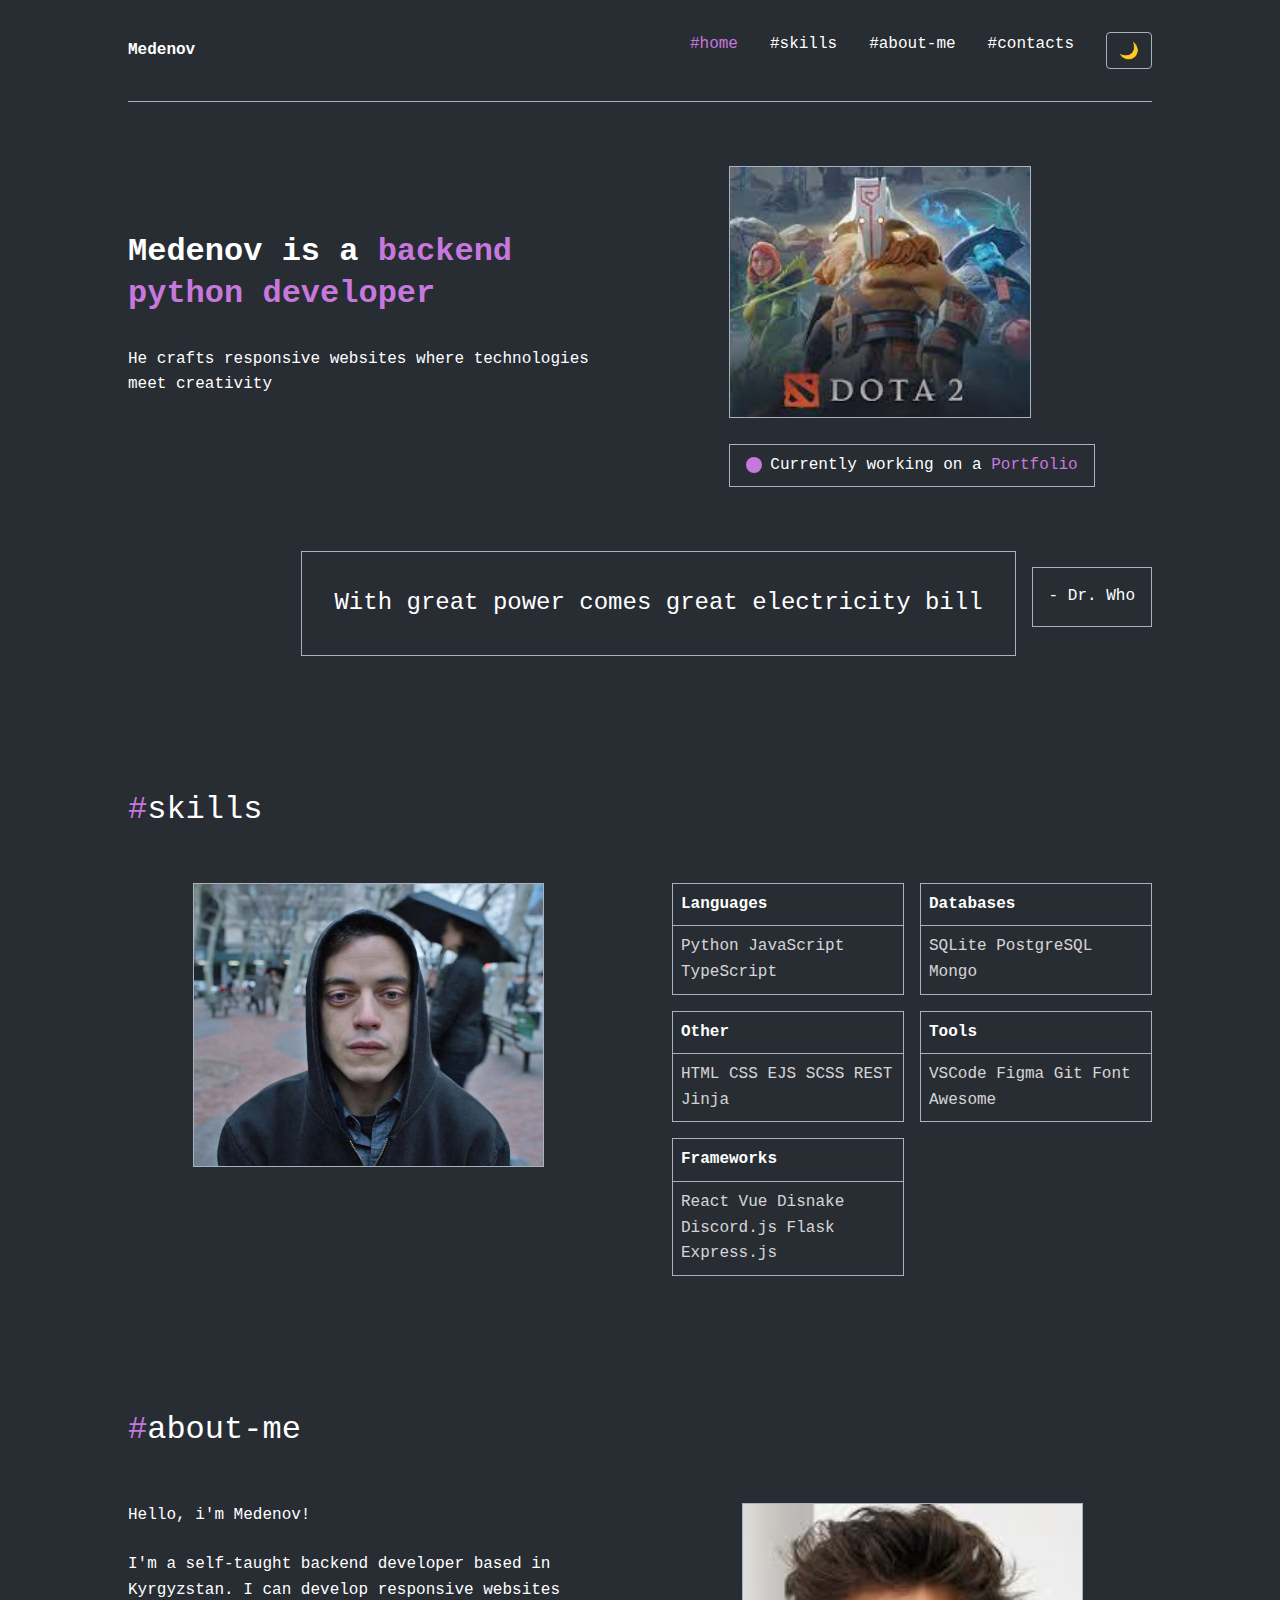
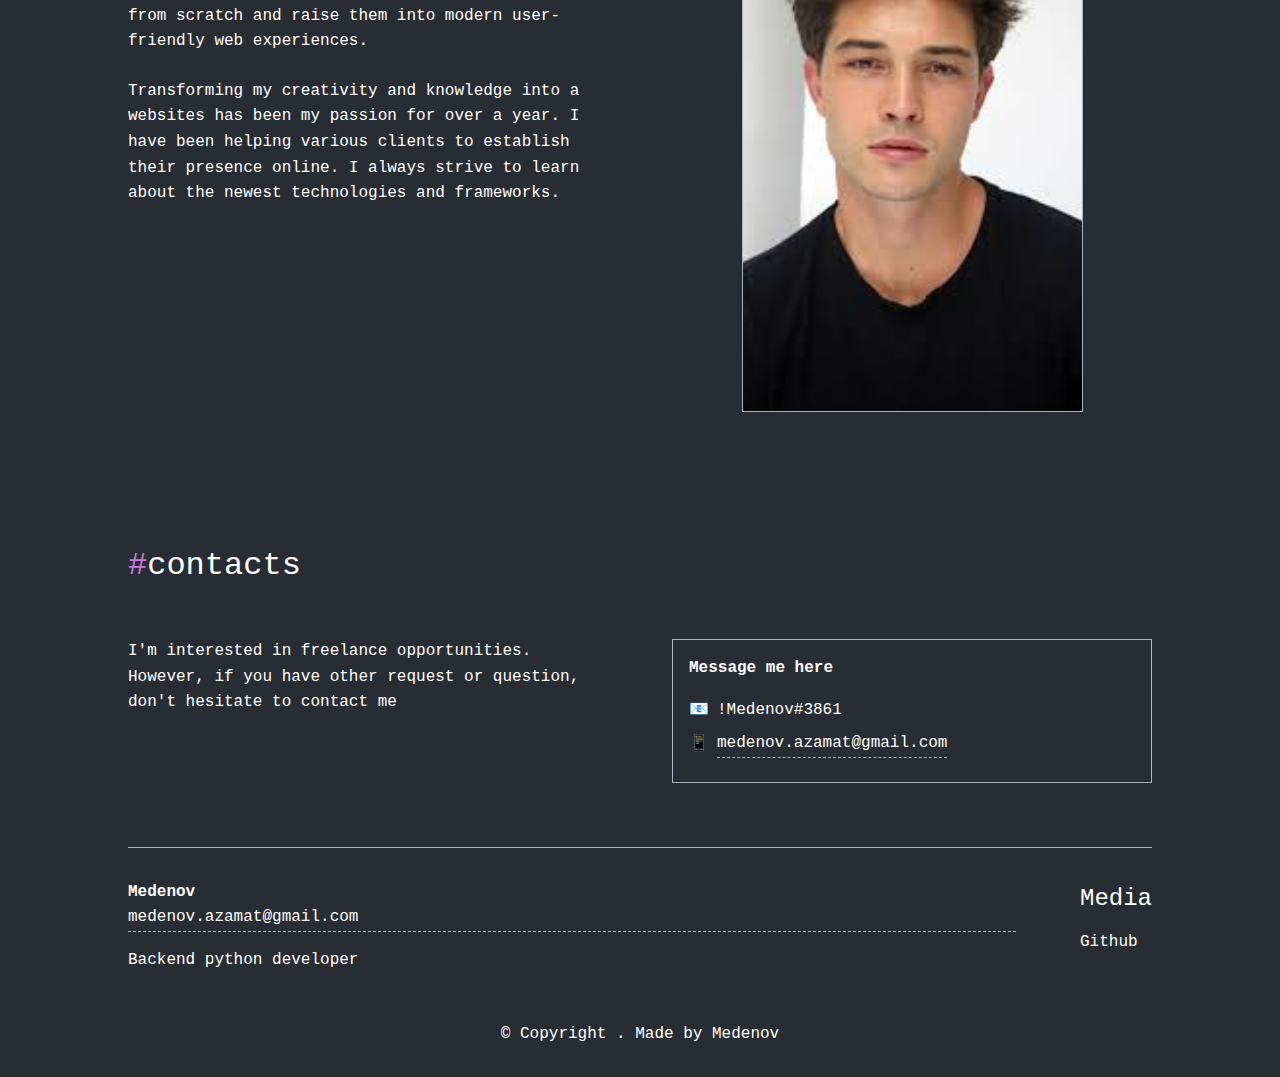
<file: index.html>
<!DOCTYPE html>
<html lang="en">
  <head>
    <meta charset="utf-8" />
    <title>Medenov Azamat - Backend Python Developer</title>
    <meta name="viewport" content="width=device-width, initial-scale=1" />
    <link rel="stylesheet" href="style.css" />
    <script src="script.js"></script>
  </head>
  <body class="preload">
    <div class="container">
      <!-- Основной контейнер сайта -->
      <header class="header">
        <div class="logo">
          <!-- Логотип с именем -->
          <span class="logo-name">Medenov</span>
        </div>
        <nav class="nav">
          <!-- Навигационное меню -->
          <a href="#home" class="nav-link active"><span class="nav-hash">#</span>home</a>
          <a href="#skills" class="nav-link"><span class="nav-hash">#</span>skills</a>
          <a href="#about-me" class="nav-link"><span class="nav-hash">#</span>about-me</a>
          <a href="#contacts" class="nav-link"><span class="nav-hash">#</span>contacts</a>
          <button class="theme-toggle" id="theme-toggle" aria-label="Toggle theme">
            <!-- Кнопка переключения темы -->
            <span class="theme-icon">🌙</span>
          </button>
        </nav>
      </header>

      <!-- Главная секция с приветствием -->
      <section class="hero" id="home">
        <div class="hero-content">
          <!-- Текстовая часть главной секции -->
          <div class="hero-text">
            <h1 class="hero-title">
              Medenov is a <span class="highlight">backend python developer</span>
            </h1>
            <p class="hero-description">
              He crafts responsive websites where technologies meet creativity
            </p>
          </div>
          <!-- Изображение в главной секции -->
          <div class="hero-image">
            <div class="image-placeholder">
              <!-- Плейсхолдер для изображения -->
              <img src="download.jpg" alt="Medenov Azamat" class="hero-img">
              <div class="status-badge">
                <!-- Бейдж со статусом -->
                <div class="status-dot"></div>
                <span>Currently working on a <span class="highlight">Portfolio</span></span>
              </div>
            </div>
          </div>
        </div>
        <!-- Секция с цитатой -->
        <div class="quote-section">
          <div class="quote-box">
            <!-- Блок с цитатой -->
            <p class="quote-text">With great power comes great electricity bill</p>
          </div>
          <div class="quote-author">- Dr. Who</div>
        </div>
      </section>


      <!-- Секция с навыками -->
      <section class="skills" id="skills">
        <div class="section-header">
          <!-- Заголовок секции -->
          <h2 class="section-title"><span class="hash">#</span>skills</h2>
        </div>
        <div class="skills-content">
          <!-- Изображение в секции навыков -->
          <div class="skills-image">
            <img src="dims.webp" alt="Medenov Azamat">
          </div>
          <!-- Сетка с навыками -->
          <div class="skills-grid">
            <div class="skill-category">
              <!-- Категория языков программирования -->
              <div class="skill-header">Languages</div>
              <div class="skill-list">Python JavaScript TypeScript</div>
            </div>
            <div class="skill-category">
              <!-- Категория баз данных -->
              <div class="skill-header">Databases</div>
              <div class="skill-list">SQLite PostgreSQL Mongo</div>
            </div>
            <div class="skill-category">
              <!-- Другие технологии -->
              <div class="skill-header">Other</div>
              <div class="skill-list">HTML CSS EJS SCSS REST Jinja</div>
            </div>
            <div class="skill-category">
              <!-- Инструменты разработки -->
              <div class="skill-header">Tools</div>
              <div class="skill-list">VSCode Figma Git Font Awesome</div>
            </div>
            <div class="skill-category">
              <!-- Фреймворки -->
              <div class="skill-header">Frameworks</div>
              <div class="skill-list">React Vue Disnake Discord.js Flask Express.js</div>
            </div>
          </div>
        </div>
      </section>

      <!-- Секция обо мне -->
      <section class="about" id="about-me">
        <div class="section-header">
          <!-- Заголовок секции -->
          <h2 class="section-title"><span class="hash">#</span>about-me</h2>
        </div>
        <div class="about-content">
          <!-- Текстовая часть секции -->
          <div class="about-text">
            <p>Hello, i'm Medenov!</p>
            <p>I'm a self-taught backend developer based in Kyrgyzstan. I can develop responsive websites from scratch and raise them into modern user-friendly web experiences.</p>
            <p>Transforming my creativity and knowledge into a websites has been my passion for over a year. I have been helping various clients to establish their presence online. I always strive to learn about the newest technologies and frameworks.</p>
          </div>
          <!-- Изображение в секции обо мне -->
          <div class="about-image">
            <img src="download (1).jpg" alt="Medenov Azamat" class="about-placeholder">
          </div>
        </div>
      </section>

      <!-- Секция контактов -->
      <section class="contacts" id="contacts">
        <div class="section-header">
          <!-- Заголовок секции -->
          <h2 class="section-title"><span class="hash">#</span>contacts</h2>
        </div>
        <div class="contacts-content">
          <!-- Текстовая часть контактов -->
          <div class="contacts-text">
            <p>I'm interested in freelance opportunities. However, if you have other request or question, don't hesitate to contact me</p>
          </div>
          <!-- Информация о контактах -->
          <div class="contacts-info">
            <div class="contact-box">
              <!-- Блок с контактной информацией -->
              <h3>Message me here</h3>
              <div class="contact-item">
                <!-- Элемент контакта с иконкой -->
                <span class="contact-icon">📧</span>
                <span>!Medenov#3861</span>
              </div>
              <div class="contact-item">
                <!-- Элемент контакта с иконкой -->
                <span class="contact-icon">📱</span>
            <span class="copy-email" title="Click to copy email">medenov.azamat@gmail.com</span>
              </div>
            </div>
          </div>
        </div>
      </section>

      <!-- Подвал сайта -->
      <footer class="footer">
        <div class="footer-content">
          <!-- Левая часть подвала -->
          <div class="footer-left">
            <div class="logo">
              <!-- Логотип в подвале -->
              <span class="logo-name">Medenov</span>
              <span class="logo-email copy-email" title="Click to copy email">medenov.azamat@gmail.com</span>
            </div>
            <p class="footer-text">Backend python developer</p>
          </div>
          <!-- Правая часть подвала -->
          <div class="footer-right">
            <h3>Media</h3>
            <div class="social-links">
              <!-- Ссылки на социальные сети -->
              <a href="https://github.com/serlence/" class="social-link">Github</a>
            </div>
          </div>
        </div>
        <!-- Нижняя часть подвала -->
        <div class="footer-bottom">
          <p>© Copyright <span id="current-year"></span>. Made by Medenov</p>
        </div>
      </footer>
    </div>
  </body>
</html>
</file>
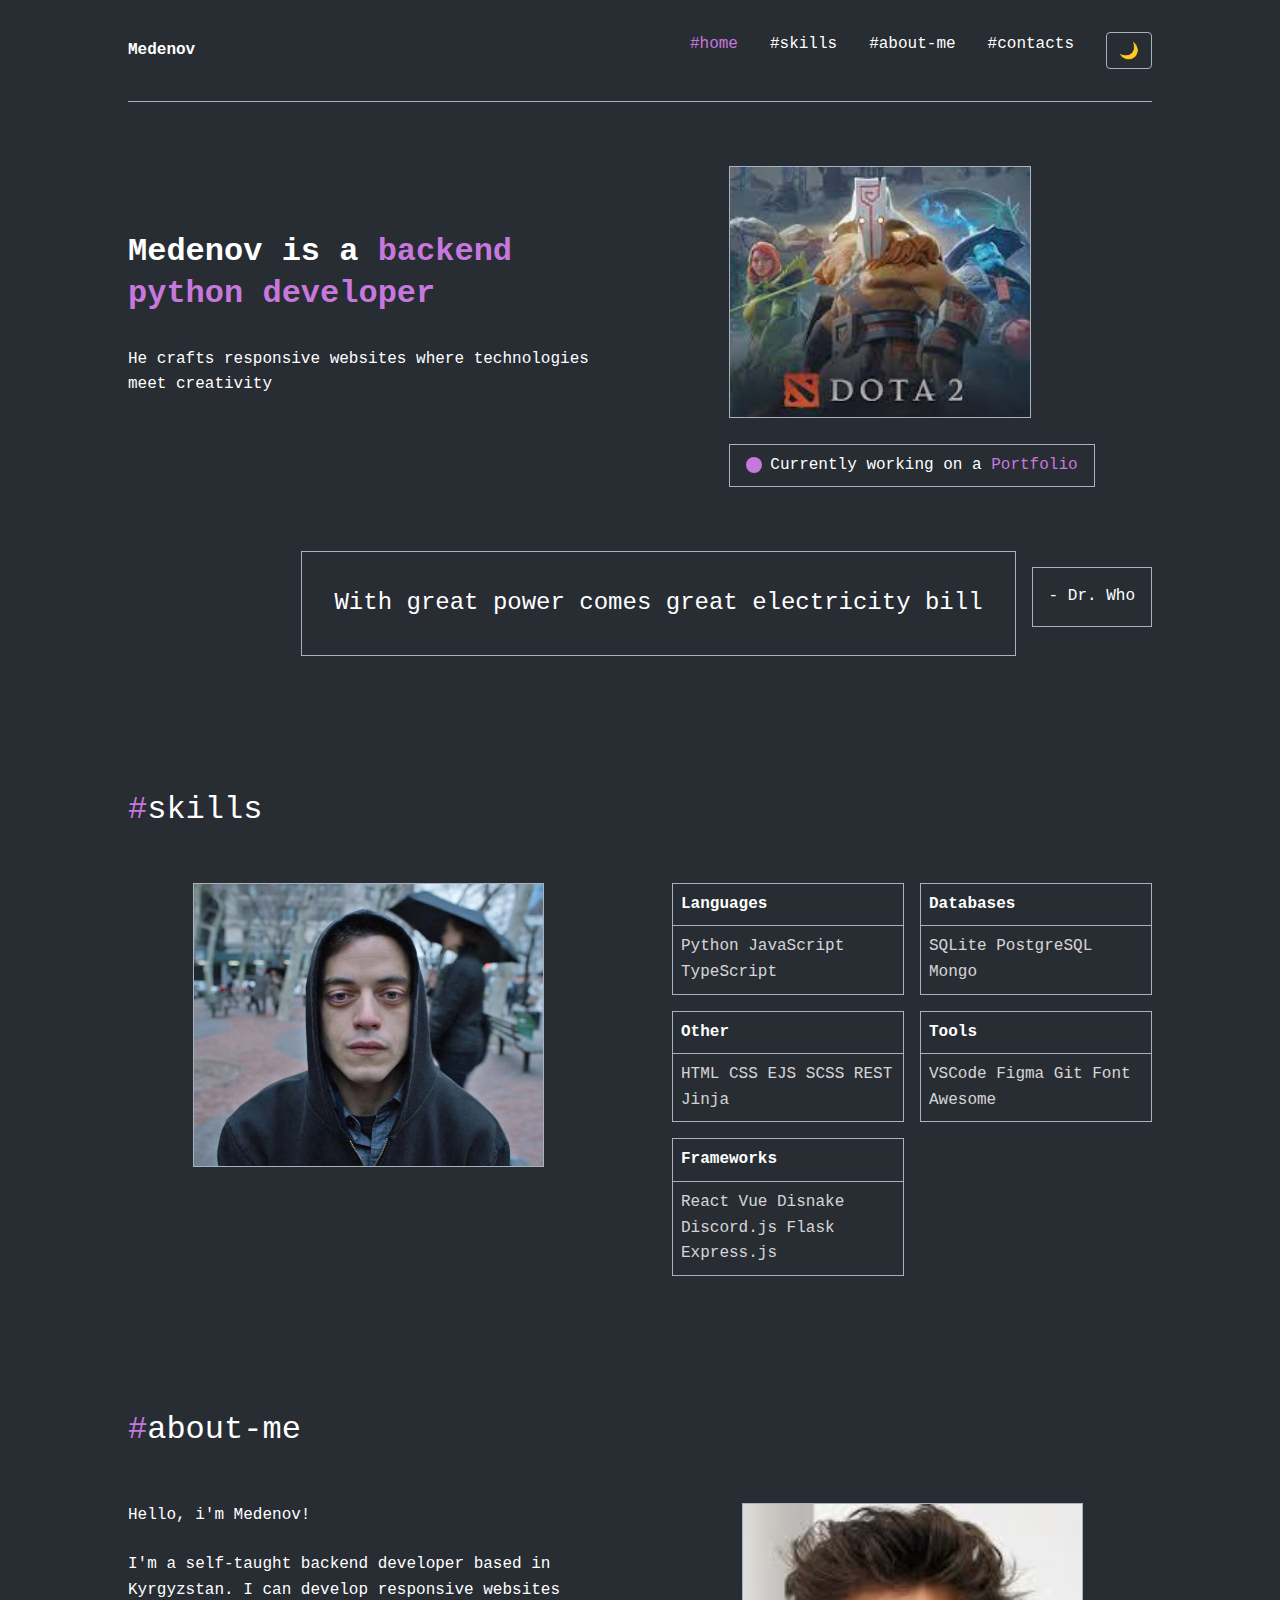
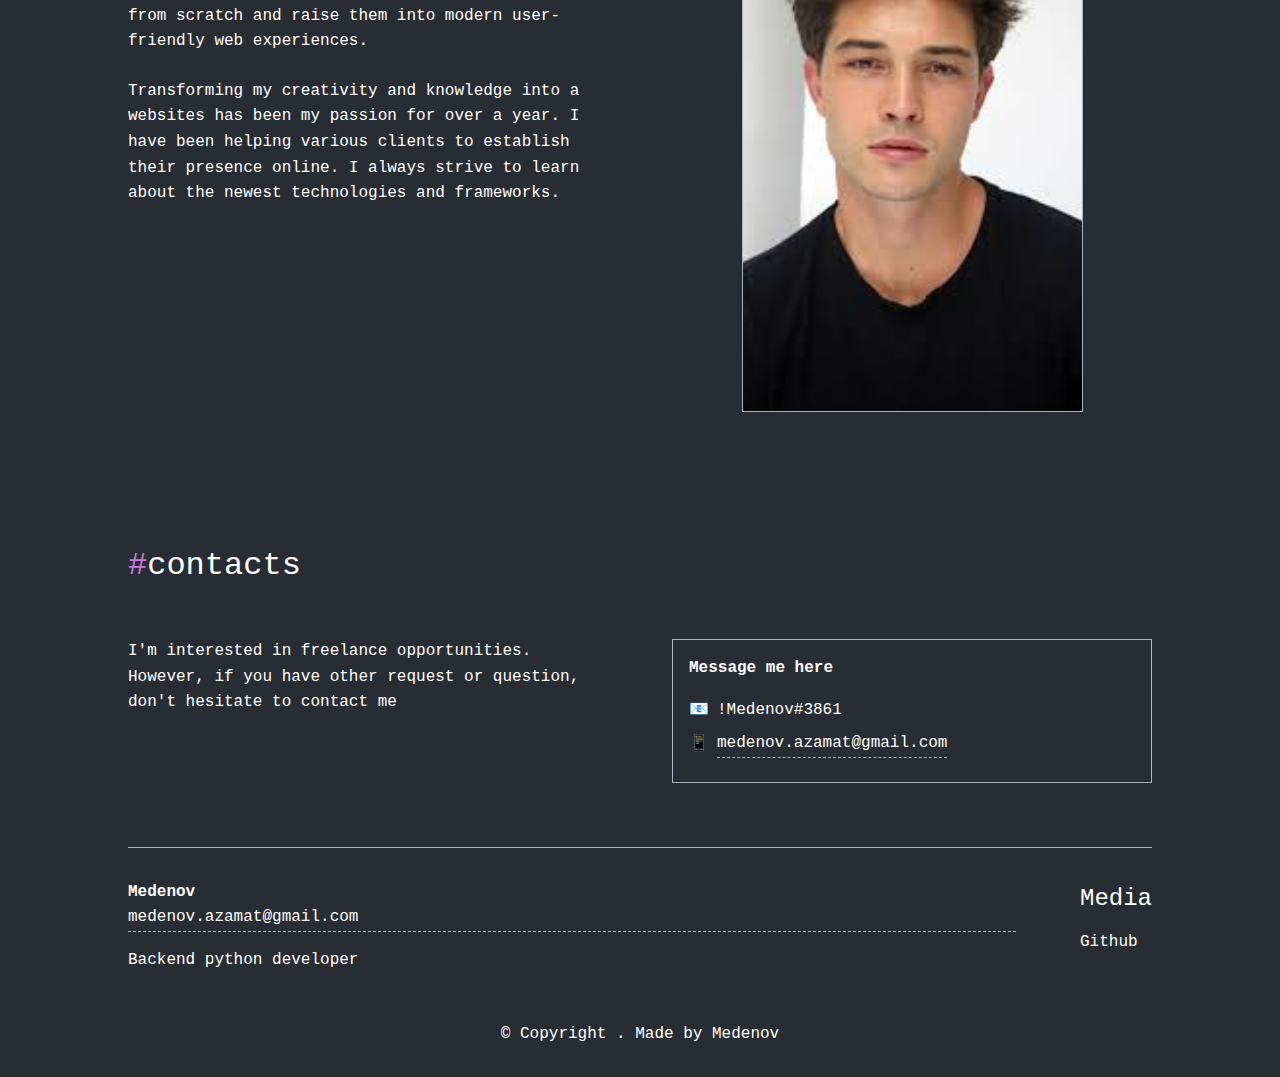
<file: html/index.html>
<!DOCTYPE html>
<html lang="en">
  <head>
    <meta charset="utf-8" />
    <title>Medenov Azamat - Backend Python Developer</title>
    <meta name="viewport" content="width=device-width, initial-scale=1" />
    <link rel="stylesheet" href="style.css" />
    <script src="script.js"></script>
  </head>
  <body class="preload">
    <div class="container">
      <!-- Основной контейнер сайта -->
      <header class="header">
        <div class="logo">
          <!-- Логотип с именем -->
          <span class="logo-name">Medenov</span>
        </div>
        <nav class="nav">
          <!-- Навигационное меню -->
          <a href="#home" class="nav-link active"><span class="nav-hash">#</span>home</a>
          <a href="#skills" class="nav-link"><span class="nav-hash">#</span>skills</a>
          <a href="#about-me" class="nav-link"><span class="nav-hash">#</span>about-me</a>
          <a href="#contacts" class="nav-link"><span class="nav-hash">#</span>contacts</a>
          <button class="theme-toggle" id="theme-toggle" aria-label="Toggle theme">
            <!-- Кнопка переключения темы -->
            <span class="theme-icon">🌙</span>
          </button>
        </nav>
      </header>

      <!-- Главная секция с приветствием -->
      <section class="hero" id="home">
        <div class="hero-content">
          <!-- Текстовая часть главной секции -->
          <div class="hero-text">
            <h1 class="hero-title">
              Medenov is a <span class="highlight">backend python developer</span>
            </h1>
            <p class="hero-description">
              He crafts responsive websites where technologies meet creativity
            </p>
          </div>
          <!-- Изображение в главной секции -->
          <div class="hero-image">
            <div class="image-placeholder">
              <!-- Плейсхолдер для изображения -->
              <img src="download.jpg" alt="Medenov Azamat" class="hero-img">
              <div class="status-badge">
                <!-- Бейдж со статусом -->
                <div class="status-dot"></div>
                <span>Currently working on a <span class="highlight">Portfolio</span></span>
              </div>
            </div>
          </div>
        </div>
        <!-- Секция с цитатой -->
        <div class="quote-section">
          <div class="quote-box">
            <!-- Блок с цитатой -->
            <p class="quote-text">With great power comes great electricity bill</p>
          </div>
          <div class="quote-author">- Dr. Who</div>
        </div>
      </section>


      <!-- Секция с навыками -->
      <section class="skills" id="skills">
        <div class="section-header">
          <!-- Заголовок секции -->
          <h2 class="section-title"><span class="hash">#</span>skills</h2>
        </div>
        <div class="skills-content">
          <!-- Изображение в секции навыков -->
          <div class="skills-image">
            <img src="dims.webp" alt="Medenov Azamat">
          </div>
          <!-- Сетка с навыками -->
          <div class="skills-grid">
            <div class="skill-category">
              <!-- Категория языков программирования -->
              <div class="skill-header">Languages</div>
              <div class="skill-list">Python JavaScript TypeScript</div>
            </div>
            <div class="skill-category">
              <!-- Категория баз данных -->
              <div class="skill-header">Databases</div>
              <div class="skill-list">SQLite PostgreSQL Mongo</div>
            </div>
            <div class="skill-category">
              <!-- Другие технологии -->
              <div class="skill-header">Other</div>
              <div class="skill-list">HTML CSS EJS SCSS REST Jinja</div>
            </div>
            <div class="skill-category">
              <!-- Инструменты разработки -->
              <div class="skill-header">Tools</div>
              <div class="skill-list">VSCode Figma Git Font Awesome</div>
            </div>
            <div class="skill-category">
              <!-- Фреймворки -->
              <div class="skill-header">Frameworks</div>
              <div class="skill-list">React Vue Disnake Discord.js Flask Express.js</div>
            </div>
          </div>
        </div>
      </section>

      <!-- Секция обо мне -->
      <section class="about" id="about-me">
        <div class="section-header">
          <!-- Заголовок секции -->
          <h2 class="section-title"><span class="hash">#</span>about-me</h2>
        </div>
        <div class="about-content">
          <!-- Текстовая часть секции -->
          <div class="about-text">
            <p>Hello, i'm Medenov!</p>
            <p>I'm a self-taught backend developer based in Kyrgyzstan. I can develop responsive websites from scratch and raise them into modern user-friendly web experiences.</p>
            <p>Transforming my creativity and knowledge into a websites has been my passion for over a year. I have been helping various clients to establish their presence online. I always strive to learn about the newest technologies and frameworks.</p>
          </div>
          <!-- Изображение в секции обо мне -->
          <div class="about-image">
            <img src="download (1).jpg" alt="Medenov Azamat" class="about-placeholder">
          </div>
        </div>
      </section>

      <!-- Секция контактов -->
      <section class="contacts" id="contacts">
        <div class="section-header">
          <!-- Заголовок секции -->
          <h2 class="section-title"><span class="hash">#</span>contacts</h2>
        </div>
        <div class="contacts-content">
          <!-- Текстовая часть контактов -->
          <div class="contacts-text">
            <p>I'm interested in freelance opportunities. However, if you have other request or question, don't hesitate to contact me</p>
          </div>
          <!-- Информация о контактах -->
          <div class="contacts-info">
            <div class="contact-box">
              <!-- Блок с контактной информацией -->
              <h3>Message me here</h3>
              <div class="contact-item">
                <!-- Элемент контакта с иконкой -->
                <span class="contact-icon">📧</span>
                <span>!Medenov#3861</span>
              </div>
              <div class="contact-item">
                <!-- Элемент контакта с иконкой -->
                <span class="contact-icon">📱</span>
            <span class="copy-email" title="Click to copy email">medenov.azamat@gmail.com</span>
              </div>
            </div>
          </div>
        </div>
      </section>

      <!-- Подвал сайта -->
      <footer class="footer">
        <div class="footer-content">
          <!-- Левая часть подвала -->
          <div class="footer-left">
            <div class="logo">
              <!-- Логотип в подвале -->
              <span class="logo-name">Medenov</span>
              <span class="logo-email copy-email" title="Click to copy email">medenov.azamat@gmail.com</span>
            </div>
            <p class="footer-text">Backend python developer</p>
          </div>
          <!-- Правая часть подвала -->
          <div class="footer-right">
            <h3>Media</h3>
            <div class="social-links">
              <!-- Ссылки на социальные сети -->
              <a href="https://github.com/serlence/" class="social-link">Github</a>
            </div>
          </div>
        </div>
        <!-- Нижняя часть подвала -->
        <div class="footer-bottom">
          <p>© Copyright <span id="current-year"></span>. Made by Medenov</p>
        </div>
      </footer>
    </div>
  </body>
</html>
</file>
<file: style.css>
/* Сброс отступов */
* {
  margin: 0;
  padding: 0;
}

/* Цвета для темной темы */
:root {
  --bg: #282c33;
  --text: #ffffff;
  --accent: #c778dd;
  --border: #abb2bf;
}

/* Цвета для светлой темы */
[data-theme="light"] {
  --bg: #ffffff;
  --text: #212529;
  --accent: #6f42c1;
  --border: #dee2e6;
}

/* Основные стили */
body {
  font-family: 'Fira Code', monospace;
  background-color: var(--bg);
  color: var(--text);
  line-height: 1.6;
}

/* Контейнер */
.container {
  max-width: 1024px;
  margin: 0 auto;
  padding: 0 16px;
}

/* Анимация плавного появления страницы */
.container {
  transition: opacity 0.6s ease, transform 0.6s ease;
}
.preload .container {
  opacity: 0;
  transform: translateY(8px);
}
body:not(.preload) .container {
  opacity: 1;
  transform: none;
}

/* Шапка */
.header {
  display: flex;
  justify-content: space-between;
  align-items: center;
  padding: 32px 0;
  border-bottom: 1px solid var(--border);
}

.logo-name {
  font-weight: 600;
  font-size: 16px;
}

/* Навигация */
.nav {
  display: flex;
  gap: 32px;
}

.nav-link {
  color: var(--text);
  text-decoration: none;
  font-size: 16px;
}

.nav-link:hover,
.nav-link.active {
  color: var(--accent);
}

/* Плавная прокрутка */
html {
  scroll-behavior: smooth;
}


/* Кнопка темы */
.theme-toggle {
  background: none;
  border: 1px solid var(--border);
  color: var(--text);
  padding: 8px 12px;
  border-radius: 4px;
  font-size: 16px;
}

.theme-toggle:hover {
  background-color: var(--accent);
  border-color: var(--accent);
}

/* Главная секция */
.hero {
  padding: 64px 0;
}

.hero-content {
  display: grid;
  grid-template-columns: 1fr 1fr;
  gap: 64px;
  align-items: center;
  margin-bottom: 64px;
}

.hero-title {
  font-size: 32px;
  font-weight: 600;
  margin-bottom: 32px;
  line-height: 1.3;
}

.highlight {
  color: var(--accent);
}

.hero-description {
  color: var(--text);
  margin-bottom: 24px;
  font-size: 16px;
}

/* Кнопка контактов */
.contact-btn {
  background: none;
  border: 1px solid var(--accent);
  color: var(--text);
  padding: 8px 16px;
  font-family: 'Fira Code', monospace;
  font-size: 16px;
}

.contact-btn:hover {
  background-color: var(--accent);
}

/* Изображение в главной секции */
.hero-image {
  display: flex;
  flex-direction: column;
  align-items: center;
}

.hero-img {
  width: 100%;
  max-width: 300px;
  height: 250px;
  object-fit: cover;
  border: 1px solid var(--border);
  margin-bottom: 16px;
}

.status-badge {
  display: flex;
  align-items: center;
  gap: 8px;
  border: 1px solid var(--border);
  padding: 8px 16px;
  background-color: var(--bg);
}

.status-dot {
  width: 16px;
  height: 16px;
  background-color: var(--accent);
  border-radius: 50%;
}

/* Цитата */
.quote-section {
  display: flex;
  justify-content: flex-end;
  align-items: flex-start;
  gap: 16px;
}

.quote-box {
  border: 1px solid var(--border);
  padding: 32px;
  max-width: 712px;
}

.quote-text {
  font-size: 24px;
  color: var(--text);
}

.quote-author {
  border: 1px solid var(--border);
  padding: 16px;
  color: var(--text);
  background-color: var(--bg);
  margin-top: 16px;
}

/* Заголовки секций */
.section-header {
  display: flex;
  justify-content: space-between;
  align-items: center;
  margin-bottom: 48px;
}

.section-title {
  font-size: 32px;
  font-weight: 500;
  color: var(--text);
}

.hash {
  color: var(--accent);
}

/* Секция навыков */
.skills {
  padding: 64px 0;
}

.skills-content {
  display: grid;
  grid-template-columns: 1fr 1fr;
  gap: 64px;
  align-items: start;
}

.skills-image {
  display: flex;
  justify-content: center;
}

.skills-image img {
  width: 349px;
  height: 282px;
  border: 1px solid var(--border);
  object-fit: cover;
}

.skills-grid {
  display: grid;
  grid-template-columns: repeat(2, 1fr);
  gap: 16px;
}

.skill-category {
  border: 1px solid var(--border);
}

.skill-header {
  padding: 8px;
  color: var(--text);
  font-weight: 600;
  border-bottom: 1px solid var(--border);
}

.skill-list {
  padding: 8px;
  color: var(--text);
  font-size: 16px;
  opacity: 0.8;
}

/* Секция "Обо мне" */
.about {
  padding: 64px 0;
}

.about-content {
  display: grid;
  grid-template-columns: 1fr 1fr;
  gap: 64px;
  align-items: start;
}

.about-text p {
  color: var(--text);
  margin-bottom: 24px;
  font-size: 16px;
}

.about-image {
  display: flex;
  justify-content: center;
}

.about-placeholder {
  width: 339px;
  height: 507px;
  border: 1px solid var(--border);
  object-fit: cover;
}

/* Секция контактов */
.contacts {
  padding: 64px 0;
}

.contacts-content {
  display: grid;
  grid-template-columns: 1fr 1fr;
  gap: 64px;
  align-items: start;
}

.contacts-text {
  color: var(--text);
  font-size: 16px;
}

.contact-box {
  border: 1px solid var(--border);
  padding: 16px;
}

.contact-box h3 {
  color: var(--text);
  font-size: 16px;
  font-weight: 600;
  margin-bottom: 16px;
}

.contact-item {
  display: flex;
  align-items: center;
  gap: 8px;
  color: var(--text);
  margin-bottom: 8px;
}

.contact-icon {
  font-size: 16px;
}

/* Подвал */
.footer {
  border-top: 1px solid var(--border);
  padding: 32px 0;
}

.footer-content {
  display: grid;
  grid-template-columns: 1fr auto;
  gap: 64px;
  margin-bottom: 48px;
}

.footer-left .logo {
  display: flex;
  flex-direction: column;
  margin-bottom: 16px;
}

.logo-email {
  color: var(--text);
  font-size: 16px;
}

.footer-text {
  color: var(--text);
  font-size: 16px;
}

.footer-right h3 {
  color: var(--text);
  font-size: 24px;
  font-weight: 500;
  margin-bottom: 12px;
}

.social-links {
  display: flex;
  flex-direction: column;
  gap: 8px;
}

.social-link {
  color: var(--text);
  text-decoration: none;
  font-size: 16px;
}

.footer-bottom {
  text-align: center;
  color: var(--text);
  font-size: 16px;
}

/* Вспомогательно для кликабельной почты */
.copy-email {
  cursor: pointer;
  border-bottom: 1px dashed var(--border);
}
.copy-email:hover {
  color: var(--accent);
  border-bottom-color: var(--accent);
}

/* Адаптивность для мобильных */
@media (max-width: 768px) {
  .container {
    padding: 0 16px;
  }
  
  .header {
    flex-direction: column;
    gap: 16px;
    padding: 24px 0;
  }
  
  .nav {
    gap: 16px;
    /* flex-wrap: wrap; */
    justify-content: center;
  }
  
  .theme-toggle {
    margin-left: 0;
    margin-top: 8px;
  }
  
  .hero {
    padding: 48px 0;
  }
  
  .hero-content,
  .skills-content,
  .about-content,
  .contacts-content {
    grid-template-columns: 1fr;
    gap: 32px;
  }
  
  .hero-title {
    font-size: 24px;
    line-height: 1.4;
  }
  
  .section-title {
    font-size: 24px;
  }
  
  .skills-grid {
    grid-template-columns: 1fr;
  }
  
  .footer-content {
    grid-template-columns: 1fr;
    gap: 32px;
  }
  
  .hero-img {
    width: 100%;
    max-width: 300px;
    height: 250px;
  }
  
  .skills-image img {
    width: 100%;
    max-width: 300px;
    height: 200px;
  }
  
  .about-placeholder {
    width: 100%;
    max-width: 300px;
    height: 400px;
  }
  
  .quote-section {
    flex-direction: column;
    align-items: center;
    text-align: center;
  }
  
  .quote-box {
    max-width: 100%;
    padding: 24px;
  }
  
  .quote-text {
    font-size: 20px;
  }
}

/* Для маленьких экранов */
@media (max-width: 480px) {
  .container {
    padding: 0 12px;
  }
  
  .nav {
    gap: 12px;
  }
  
  .nav-link {
    font-size: 14px;
  }
  
  .hero-title {
    font-size: 20px;
  }
  
  .section-title {
    font-size: 20px;
  }
  
  .hero-description {
    font-size: 14px;
  }
  
  .contact-btn {
    font-size: 14px;
    padding: 6px 12px;
  }
  
  .quote-text {
    font-size: 18px;
  }
  
  .quote-box {
    padding: 16px;
  }
  
  .skill-header,
  .skill-list {
    font-size: 14px;
  }

}
</file>
<file: html/style.css>
/* Сброс отступов */
* {
  margin: 0;
  padding: 0;
}

/* Цвета для темной темы */
:root {
  --bg: #282c33;
  --text: #ffffff;
  --accent: #c778dd;
  --border: #abb2bf;
}

/* Цвета для светлой темы */
[data-theme="light"] {
  --bg: #ffffff;
  --text: #212529;
  --accent: #6f42c1;
  --border: #dee2e6;
}

/* Основные стили */
body {
  font-family: 'Fira Code', monospace;
  background-color: var(--bg);
  color: var(--text);
  line-height: 1.6;
}

/* Контейнер */
.container {
  max-width: 1024px;
  margin: 0 auto;
  padding: 0 16px;
}

/* Анимация плавного появления страницы */
.container {
  transition: opacity 0.6s ease, transform 0.6s ease;
}
.preload .container {
  opacity: 0;
  transform: translateY(8px);
}
body:not(.preload) .container {
  opacity: 1;
  transform: none;
}

/* Шапка */
.header {
  display: flex;
  justify-content: space-between;
  align-items: center;
  padding: 32px 0;
  border-bottom: 1px solid var(--border);
}

.logo-name {
  font-weight: 600;
  font-size: 16px;
}

/* Навигация */
.nav {
  display: flex;
  gap: 32px;
}

.nav-link {
  color: var(--text);
  text-decoration: none;
  font-size: 16px;
}

.nav-link:hover,
.nav-link.active {
  color: var(--accent);
}

/* Плавная прокрутка */
html {
  scroll-behavior: smooth;
}


/* Кнопка темы */
.theme-toggle {
  background: none;
  border: 1px solid var(--border);
  color: var(--text);
  padding: 8px 12px;
  border-radius: 4px;
  font-size: 16px;
}

.theme-toggle:hover {
  background-color: var(--accent);
  border-color: var(--accent);
}

/* Главная секция */
.hero {
  padding: 64px 0;
}

.hero-content {
  display: grid;
  grid-template-columns: 1fr 1fr;
  gap: 64px;
  align-items: center;
  margin-bottom: 64px;
}

.hero-title {
  font-size: 32px;
  font-weight: 600;
  margin-bottom: 32px;
  line-height: 1.3;
}

.highlight {
  color: var(--accent);
}

.hero-description {
  color: var(--text);
  margin-bottom: 24px;
  font-size: 16px;
}

/* Кнопка контактов */
.contact-btn {
  background: none;
  border: 1px solid var(--accent);
  color: var(--text);
  padding: 8px 16px;
  font-family: 'Fira Code', monospace;
  font-size: 16px;
}

.contact-btn:hover {
  background-color: var(--accent);
}

/* Изображение в главной секции */
.hero-image {
  display: flex;
  flex-direction: column;
  align-items: center;
}

.hero-img {
  width: 100%;
  max-width: 300px;
  height: 250px;
  object-fit: cover;
  border: 1px solid var(--border);
  margin-bottom: 16px;
}

.status-badge {
  display: flex;
  align-items: center;
  gap: 8px;
  border: 1px solid var(--border);
  padding: 8px 16px;
  background-color: var(--bg);
}

.status-dot {
  width: 16px;
  height: 16px;
  background-color: var(--accent);
  border-radius: 50%;
}

/* Цитата */
.quote-section {
  display: flex;
  justify-content: flex-end;
  align-items: flex-start;
  gap: 16px;
}

.quote-box {
  border: 1px solid var(--border);
  padding: 32px;
  max-width: 712px;
}

.quote-text {
  font-size: 24px;
  color: var(--text);
}

.quote-author {
  border: 1px solid var(--border);
  padding: 16px;
  color: var(--text);
  background-color: var(--bg);
  margin-top: 16px;
}

/* Заголовки секций */
.section-header {
  display: flex;
  justify-content: space-between;
  align-items: center;
  margin-bottom: 48px;
}

.section-title {
  font-size: 32px;
  font-weight: 500;
  color: var(--text);
}

.hash {
  color: var(--accent);
}

/* Секция навыков */
.skills {
  padding: 64px 0;
}

.skills-content {
  display: grid;
  grid-template-columns: 1fr 1fr;
  gap: 64px;
  align-items: start;
}

.skills-image {
  display: flex;
  justify-content: center;
}

.skills-image img {
  width: 349px;
  height: 282px;
  border: 1px solid var(--border);
  object-fit: cover;
}

.skills-grid {
  display: grid;
  grid-template-columns: repeat(2, 1fr);
  gap: 16px;
}

.skill-category {
  border: 1px solid var(--border);
}

.skill-header {
  padding: 8px;
  color: var(--text);
  font-weight: 600;
  border-bottom: 1px solid var(--border);
}

.skill-list {
  padding: 8px;
  color: var(--text);
  font-size: 16px;
  opacity: 0.8;
}

/* Секция "Обо мне" */
.about {
  padding: 64px 0;
}

.about-content {
  display: grid;
  grid-template-columns: 1fr 1fr;
  gap: 64px;
  align-items: start;
}

.about-text p {
  color: var(--text);
  margin-bottom: 24px;
  font-size: 16px;
}

.about-image {
  display: flex;
  justify-content: center;
}

.about-placeholder {
  width: 339px;
  height: 507px;
  border: 1px solid var(--border);
  object-fit: cover;
}

/* Секция контактов */
.contacts {
  padding: 64px 0;
}

.contacts-content {
  display: grid;
  grid-template-columns: 1fr 1fr;
  gap: 64px;
  align-items: start;
}

.contacts-text {
  color: var(--text);
  font-size: 16px;
}

.contact-box {
  border: 1px solid var(--border);
  padding: 16px;
}

.contact-box h3 {
  color: var(--text);
  font-size: 16px;
  font-weight: 600;
  margin-bottom: 16px;
}

.contact-item {
  display: flex;
  align-items: center;
  gap: 8px;
  color: var(--text);
  margin-bottom: 8px;
}

.contact-icon {
  font-size: 16px;
}

/* Подвал */
.footer {
  border-top: 1px solid var(--border);
  padding: 32px 0;
}

.footer-content {
  display: grid;
  grid-template-columns: 1fr auto;
  gap: 64px;
  margin-bottom: 48px;
}

.footer-left .logo {
  display: flex;
  flex-direction: column;
  margin-bottom: 16px;
}

.logo-email {
  color: var(--text);
  font-size: 16px;
}

.footer-text {
  color: var(--text);
  font-size: 16px;
}

.footer-right h3 {
  color: var(--text);
  font-size: 24px;
  font-weight: 500;
  margin-bottom: 12px;
}

.social-links {
  display: flex;
  flex-direction: column;
  gap: 8px;
}

.social-link {
  color: var(--text);
  text-decoration: none;
  font-size: 16px;
}

.footer-bottom {
  text-align: center;
  color: var(--text);
  font-size: 16px;
}

/* Вспомогательно для кликабельной почты */
.copy-email {
  cursor: pointer;
  border-bottom: 1px dashed var(--border);
}
.copy-email:hover {
  color: var(--accent);
  border-bottom-color: var(--accent);
}

/* Адаптивность для мобильных */
@media (max-width: 768px) {
  .container {
    padding: 0 16px;
  }
  
  .header {
    flex-direction: column;
    gap: 16px;
    padding: 24px 0;
  }
  
  .nav {
    gap: 16px;
    /* flex-wrap: wrap; */
    justify-content: center;
  }
  
  .theme-toggle {
    margin-left: 0;
    margin-top: 8px;
  }
  
  .hero {
    padding: 48px 0;
  }
  
  .hero-content,
  .skills-content,
  .about-content,
  .contacts-content {
    grid-template-columns: 1fr;
    gap: 32px;
  }
  
  .hero-title {
    font-size: 24px;
    line-height: 1.4;
  }
  
  .section-title {
    font-size: 24px;
  }
  
  .skills-grid {
    grid-template-columns: 1fr;
  }
  
  .footer-content {
    grid-template-columns: 1fr;
    gap: 32px;
  }
  
  .hero-img {
    width: 100%;
    max-width: 300px;
    height: 250px;
  }
  
  .skills-image img {
    width: 100%;
    max-width: 300px;
    height: 200px;
  }
  
  .about-placeholder {
    width: 100%;
    max-width: 300px;
    height: 400px;
  }
  
  .quote-section {
    flex-direction: column;
    align-items: center;
    text-align: center;
  }
  
  .quote-box {
    max-width: 100%;
    padding: 24px;
  }
  
  .quote-text {
    font-size: 20px;
  }
}

/* Для маленьких экранов */
@media (max-width: 480px) {
  .container {
    padding: 0 12px;
  }
  
  .nav {
    gap: 12px;
  }
  
  .nav-link {
    font-size: 14px;
  }
  
  .hero-title {
    font-size: 20px;
  }
  
  .section-title {
    font-size: 20px;
  }
  
  .hero-description {
    font-size: 14px;
  }
  
  .contact-btn {
    font-size: 14px;
    padding: 6px 12px;
  }
  
  .quote-text {
    font-size: 18px;
  }
  
  .quote-box {
    padding: 16px;
  }
  
  .skill-header,
  .skill-list {
    font-size: 14px;
  }

}
</file>
